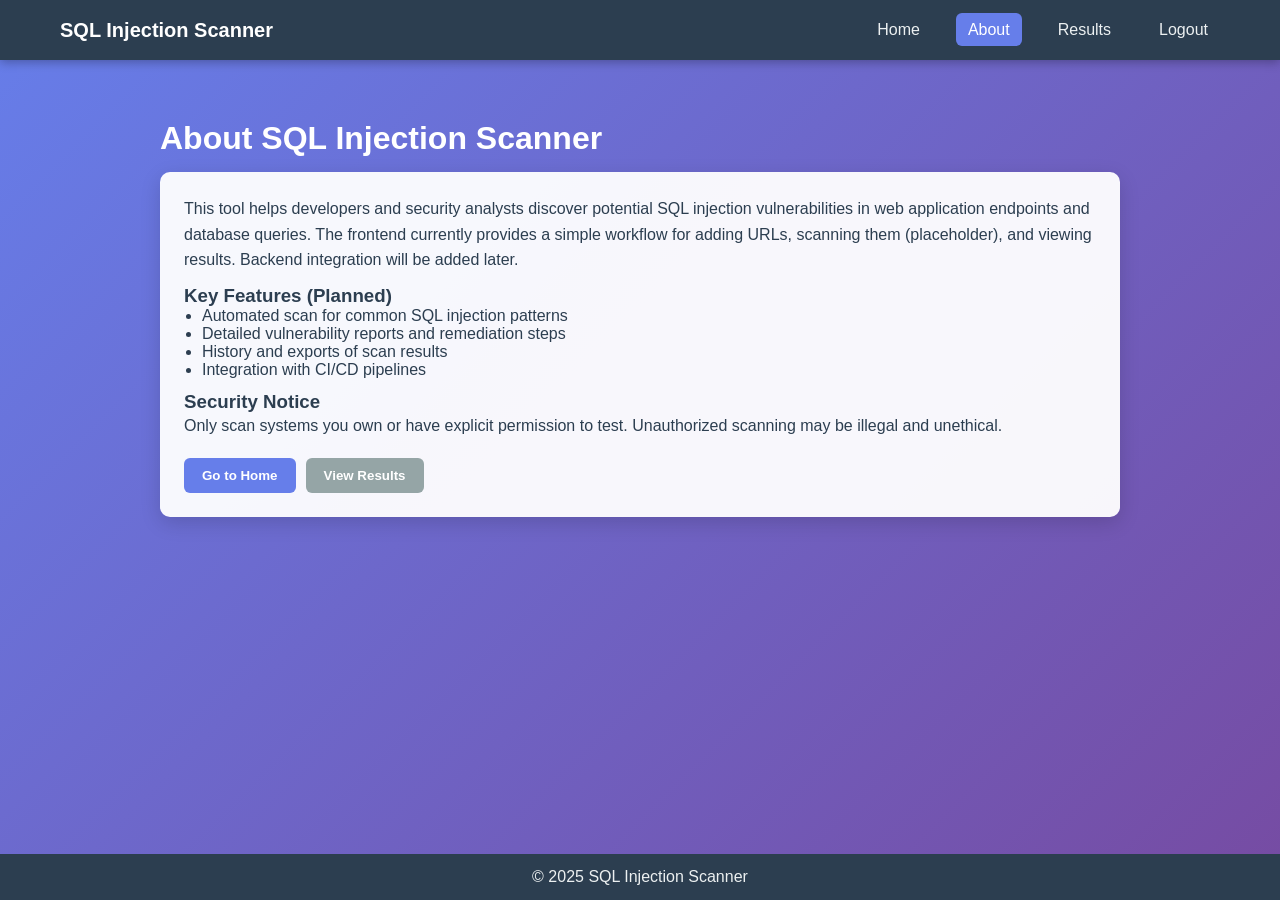
<file: SQL INJECTION SCANNER/frontend/about.html>
<!DOCTYPE html>
<html lang="en">
<head>
    <meta charset="UTF-8">
    <meta name="viewport" content="width=device-width, initial-scale=1.0">
    <title>SQL Injection Scanner - About</title>
    <link rel="stylesheet" href="about.css">
    
</head>
<body>
    <!-- Navigation Bar -->
    <nav class="navbar">
        <div class="nav-container">
            <h1 class="logo">SQL Injection Scanner</h1>
            <ul class="nav-links">
                <li><a href="home.html">Home</a></li>
                <li><a href="about.html" class="active">About</a></li>
                <li><a href="results.html">Results</a></li>
                <li><a href="#" onclick="logout()">Logout</a></li>
            </ul>
        </div>
    </nav>

    <div class="container">
        <h2>About SQL Injection Scanner</h2>
        <div class="content">
            <p>This tool helps developers and security analysts discover potential SQL injection vulnerabilities in web application endpoints and database queries. The frontend currently provides a simple workflow for adding URLs, scanning them (placeholder), and viewing results. Backend integration will be added later.</p>

            <h3>Key Features (Planned)</h3>
            <ul>
                <li>Automated scan for common SQL injection patterns</li>
                <li>Detailed vulnerability reports and remediation steps</li>
                <li>History and exports of scan results</li>
                <li>Integration with CI/CD pipelines</li>
            </ul>

            <h3>Security Notice</h3>
            <p>Only scan systems you own or have explicit permission to test. Unauthorized scanning may be illegal and unethical.</p>

            <div class="buttons">
                <button class="btn btn-primary" onclick="window.location.href='home.html'">Go to Home</button>
                <button class="btn btn-secondary" onclick="window.location.href='results.html'">View Results</button>
            </div>
        </div>
    </div>

    <footer class="footer">
        <p>&copy; 2025 SQL Injection Scanner</p>
    </footer>

    <script>
        function logout() {
            if (confirm('Logout?')) window.location.href = 'login.html';
        }
    </script>
</body>
</html>
</file>
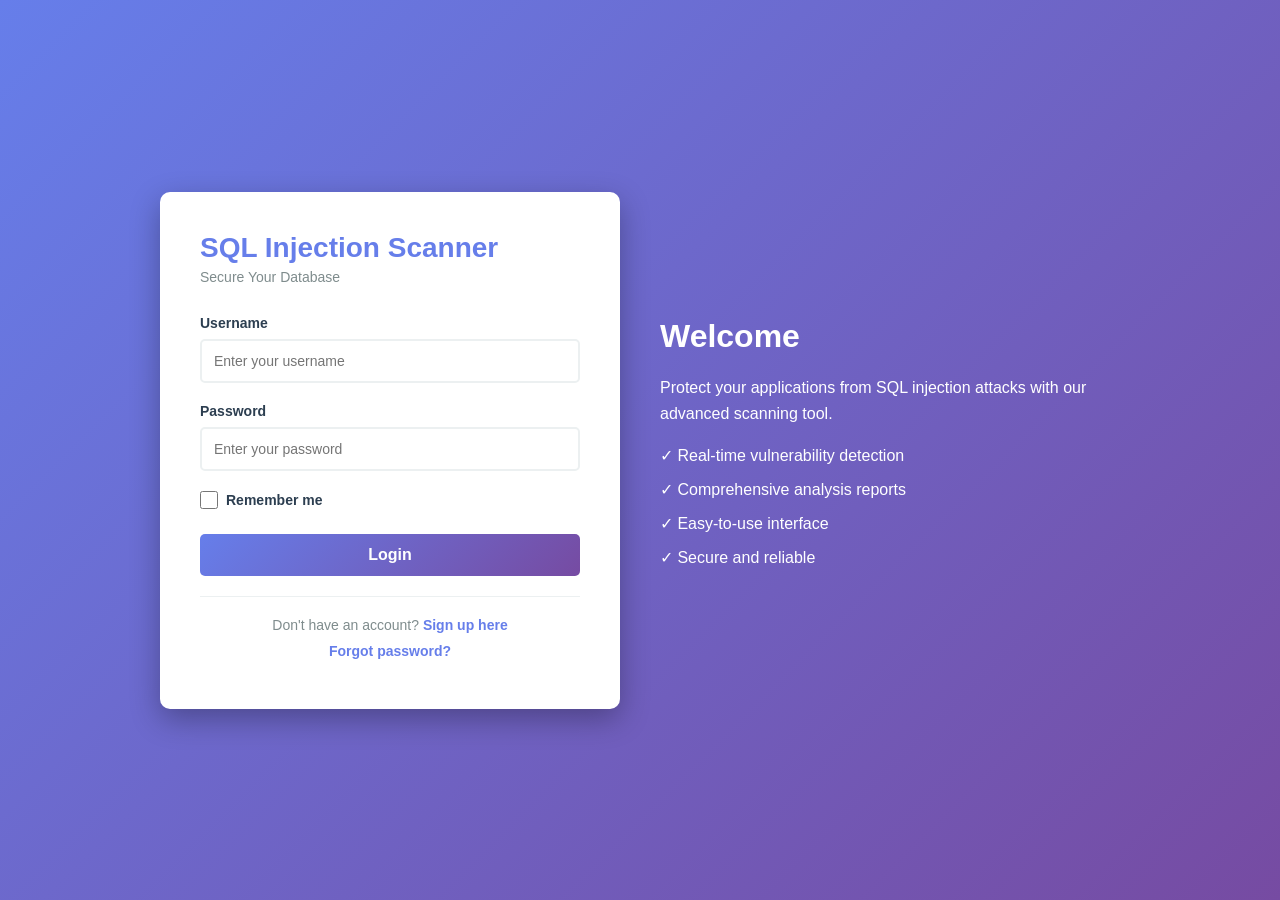
<file: SQL INJECTION SCANNER/frontend/home.html>
<!DOCTYPE html>
<html lang="en">
<head>
    <meta charset="UTF-8">
    <meta name="viewport" content="width=device-width, initial-scale=1.0">
    <title>SQL Injection Scanner - Home</title>
    <link rel="stylesheet" href="home.css">
</head>
<body>
    <!-- Navigation Bar -->
    <nav class="navbar">
        <div class="nav-container">
            <h1 class="logo">SQL Injection Scanner</h1>
            <ul class="nav-links">
                <li><a href="home.html" class="active">Home</a></li>
                <li><a href="about.html">About</a></li>
                <li><a href="results.html">Results</a></li>
                <li><a href="#" onclick="logout()">Logout</a></li>
            </ul>
        </div>
    </nav>

    <!-- Main Content -->
    <div class="container">
        <div class="welcome-section">
            <h2>Welcome to SQL Injection Scanner</h2>
            <p>Enter your database URLs and we'll scan them for SQL injection vulnerabilities</p>
        </div>

        <!-- URL Input Section -->
        <div class="scanner-section">
            <div class="input-box">
                <h3>Add URLs for Scanning</h3>
                
                <div class="form-group">
                    <label for="urlInput">Enter URL</label>
                    <input type="url" id="urlInput" placeholder="https://example.com" required>
                </div>

                <div class="button-group">
                    <button class="btn btn-primary" onclick="addURL()">Add URL</button>
                    <button class="btn btn-secondary" onclick="clearForm()">Clear</button>
                </div>
            </div>
        </div>

        <!-- URLs List Section -->
        <div class="urls-section">
            <h3>URLs to Scan</h3>
            <div id="urlsList" class="urls-list">
                <p class="empty-message">No URLs added yet. Add a URL above to get started.</p>
            </div>

            <div class="action-buttons">
                <button class="btn btn-scan" onclick="scanAllURLs()">Scan All URLs</button>
                <button class="btn btn-clear" onclick="clearAllURLs()">Clear All</button>
            </div>
        </div>

        <!-- Quick Stats -->
        <div class="stats-section">
            <div class="stat-card">
                <h4>URLs Added</h4>
                <p id="urlCount" class="stat-number">0</p>
            </div>
            <div class="stat-card">
                <h4>Total Scans</h4>
                <p class="stat-number">0</p>
            </div>
            <div class="stat-card">
                <h4>Issues Found</h4>
                <p class="stat-number">0</p>
            </div>
        </div>
    </div>

    <!-- Footer -->
    <footer class="footer">
        <p>&copy; 2025 SQL Injection Scanner. All rights reserved.</p>
    </footer>

    <script src="home.js"></script>
</body>
</html>
</file>
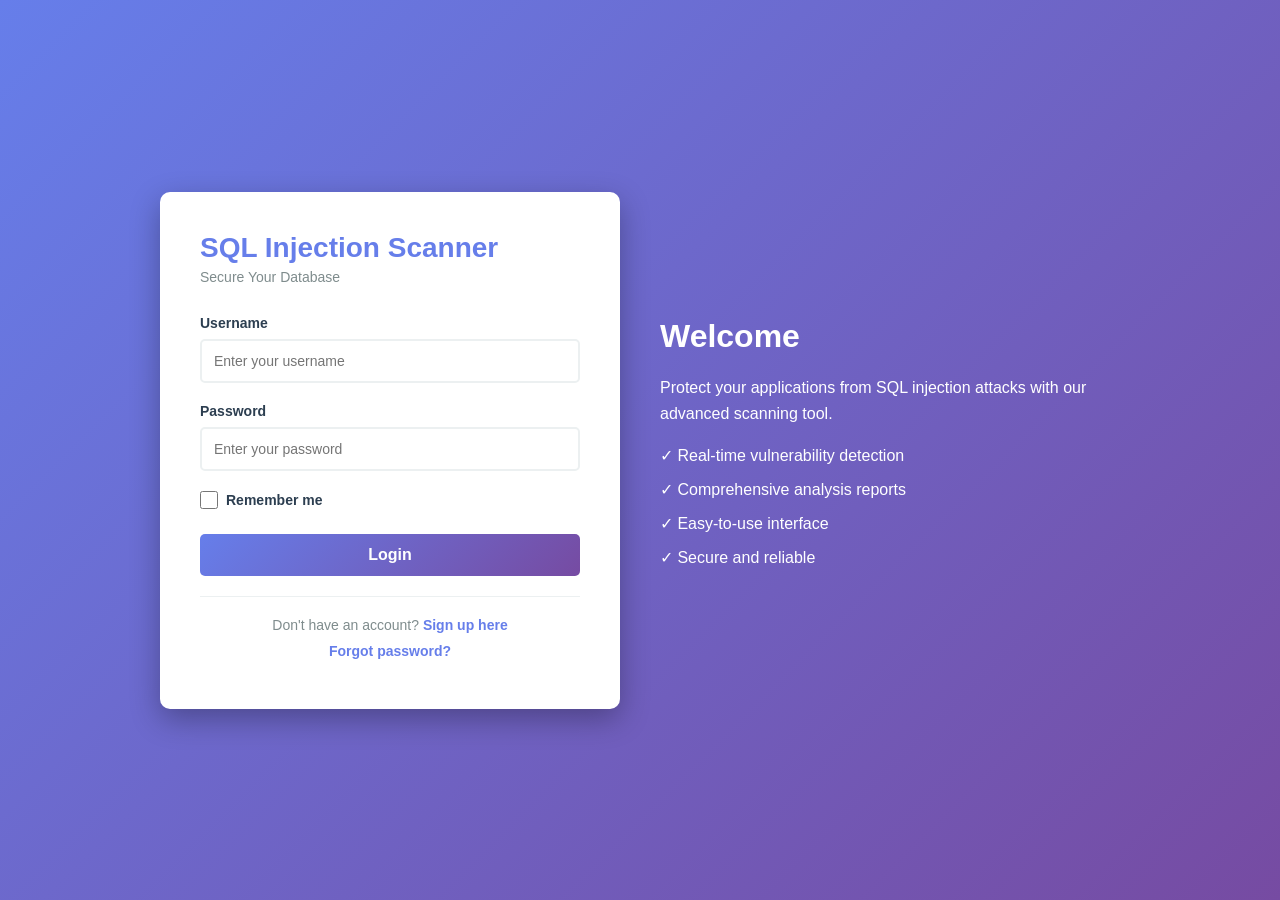
<file: SQL INJECTION SCANNER/frontend/login.html>
<!DOCTYPE html>
<html lang="en">
<head>
    <meta charset="UTF-8">
    <meta name="viewport" content="width=device-width, initial-scale=1.0">
    <title>SQL Injection Scanner - Login</title>
    <link rel="stylesheet" href="login.css">
</head>
<body>
    <div class="login-container">
        <div class="login-box">
            <h1>SQL Injection Scanner</h1>
            <p class="subtitle">Secure Your Database</p>
            
            <form id="loginForm" onsubmit="handleLogin(event)">
                <div class="form-group">
                    <label for="username">Username</label>
                    <input type="text" id="username" name="username" placeholder="Enter your username" required>
                </div>

                <div class="form-group">
                    <label for="password">Password</label>
                    <input type="password" id="password" name="password" placeholder="Enter your password" required>
                </div>

                <div class="form-group checkbox">
                    <input type="checkbox" id="remember" name="remember">
                    <label for="remember">Remember me</label>
                </div>

                <button type="submit" class="btn btn-login">Login</button>
            </form>

            <div class="login-footer">
                <p>Don't have an account? <a href="signup.html">Sign up here</a></p>
                <p><a href="#">Forgot password?</a></p>
            </div>
        </div>

        <div class="login-info">
            <h2>Welcome</h2>
            <p>Protect your applications from SQL injection attacks with our advanced scanning tool.</p>
            <ul>
                <li>✓ Real-time vulnerability detection</li>
                <li>✓ Comprehensive analysis reports</li>
                <li>✓ Easy-to-use interface</li>
                <li>✓ Secure and reliable</li>
            </ul>
        </div>
    </div>

    <script src="login.js"></script>
</body>
</html>
</file>
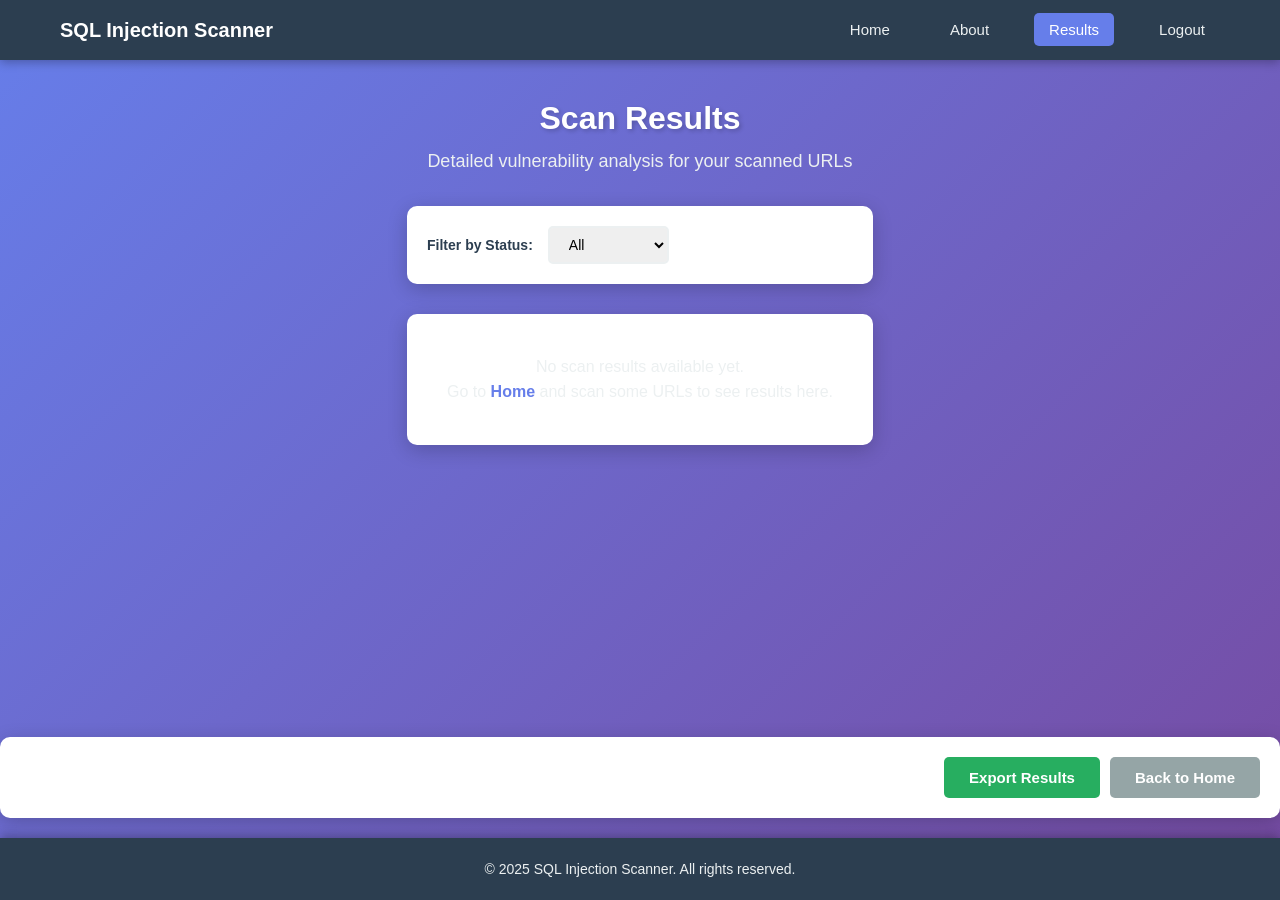
<file: SQL INJECTION SCANNER/frontend/results.html>
<!DOCTYPE html>
<html lang="en">
<head>
    <meta charset="UTF-8">
    <meta name="viewport" content="width=device-width, initial-scale=1.0">
    <title>SQL Injection Scanner - Results</title>
    <link rel="stylesheet" href="results.css">
</head>
<body>
    <!-- Navigation Bar -->
    <nav class="navbar">
        <div class="nav-container">
            <h1 class="logo">SQL Injection Scanner</h1>
            <ul class="nav-links">
                <li><a href="home.html">Home</a></li>
                <li><a href="about.html">About</a></li>
                <li><a href="results.html" class="active">Results</a></li>
                <li><a href="#" onclick="logout()">Logout</a></li>
            </ul>
        </div>
    </nav>

    <!-- Main Content -->
    <div class="container">
        <div class="results-header">
            <h2>Scan Results</h2>
            <p>Detailed vulnerability analysis for your scanned URLs</p>
        </div>

        <!-- Filters Section -->
        <div class="filters-section">
            <div class="filter-group">
                <label for="filterStatus">Filter by Status:</label>
                <select id="filterStatus" onchange="filterResults()">
                    <option value="">All</option>
                    <option value="vulnerable">Vulnerable</option>
                    <option value="safe">Safe</option>
                    <option value="warning">Warning</option>
                </select>
            </div>
        </div>

        <!-- Results Display -->
        <div id="resultsContainer" class="results-container">
            <div class="empty-state">
                <p>No scan results available yet.</p>
                <p>Go to <a href="home.html">Home</a> and scan some URLs to see results here.</p>
            </div>
        </div>

        <!-- Result Details Modal (Hidden by default) -->
        <div id="detailsModal" class="modal">
            <div class="modal-content">
                <span class="close" onclick="closeModal()">&times;</span>
                <h3>Vulnerability Details</h3>
                <div id="modalBody" class="modal-body">
                    <!-- Details will be populated here -->
                </div>
                <button class="btn btn-primary" onclick="closeModal()">Close</button>
            </div>
        </div>
    </div>

    <!-- Export Section -->
    <div class="export-section">
        <button class="btn btn-export" onclick="exportResults()">Export Results</button>
        <button class="btn btn-back" onclick="goHome()">Back to Home</button>
    </div>

    <!-- Footer -->
    <footer class="footer">
        <p>&copy; 2025 SQL Injection Scanner. All rights reserved.</p>
    </footer>

    <script src="results.js"></script>
</body>
</html>
</file>
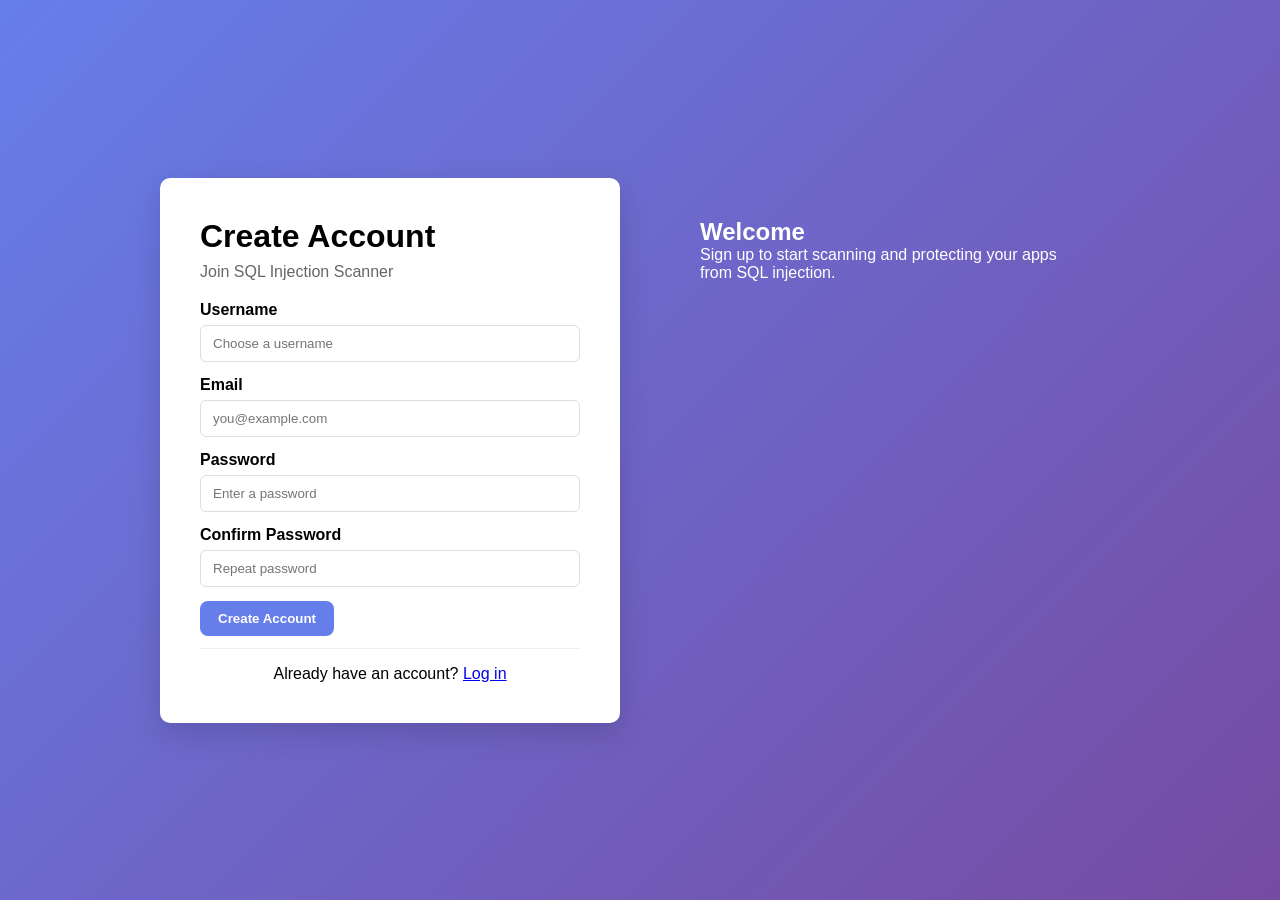
<file: SQL INJECTION SCANNER/frontend/signup.html>
<!DOCTYPE html>
<html lang="en">
<head>
    <meta charset="UTF-8">
    <meta name="viewport" content="width=device-width, initial-scale=1.0">
    <title>SQL Injection Scanner - Sign Up</title>
    <link rel="stylesheet" href="signup.css">
</head>
<body>
    <div class="login-container">
        <div class="login-box">
            <h1>Create Account</h1>
            <p class="subtitle">Join SQL Injection Scanner</p>

            <form id="signupForm" onsubmit="handleSignup(event)">
                <div class="form-group">
                    <label for="username">Username</label>
                    <input type="text" id="username" name="username" placeholder="Choose a username" required>
                </div>

                <div class="form-group">
                    <label for="email">Email</label>
                    <input type="email" id="email" name="email" placeholder="you@example.com" required>
                </div>

                <div class="form-group">
                    <label for="password">Password</label>
                    <input type="password" id="password" name="password" placeholder="Enter a password" required>
                </div>

                <div class="form-group">
                    <label for="confirmPassword">Confirm Password</label>
                    <input type="password" id="confirmPassword" name="confirmPassword" placeholder="Repeat password" required>
                </div>

                <button type="submit" class="btn btn-login">Create Account</button>
            </form>

            <div class="login-footer">
                <p>Already have an account? <a href="login.html">Log in</a></p>
            </div>
        </div>

        <div class="login-info">
            <h2>Welcome</h2>
            <p>Sign up to start scanning and protecting your apps from SQL injection.</p>
        </div>
    </div>

    <script src="signup.js"></script>
</body>
</html>
</file>
<file: SQL INJECTION SCANNER/frontend/about.css>
* {
    margin: 0;
    padding: 0;
    box-sizing: border-box;
}

body {
    font-family: 'Segoe UI', Tahoma, Geneva, Verdana, sans-serif;
    background: linear-gradient(135deg, #667eea 0%, #764ba2 100%);
    min-height: 100vh;
    display: flex;
    flex-direction: column;
}

.navbar { background-color: #2c3e50; padding: 0; box-shadow: 0 2px 10px rgba(0,0,0,0.3); }
.nav-container { max-width: 1200px; margin: 0 auto; padding: 0 20px; display:flex; justify-content: space-between; align-items:center; height:60px; }
.logo { color:#fff; font-size:20px; font-weight:bold; }
.nav-links { display:flex; list-style:none; gap:24px; }
.nav-links a { color:#ecf0f1; text-decoration:none; padding:8px 12px; border-radius:6px; }
.nav-links a.active, .nav-links a:hover { background:#667eea; color:#fff; }

.container { max-width: 1000px; margin: 40px auto; padding: 20px; color:#fff; }
.container h2 { font-size: 32px; margin-bottom: 15px; }
.content { background: rgba(255,255,255,0.95); color:#2c3e50; padding: 24px; border-radius:10px; box-shadow:0 6px 20px rgba(0,0,0,0.15); }
.content p { margin-bottom: 12px; line-height:1.6; }
.content ul { margin-left: 18px; margin-bottom: 12px; }
.buttons { margin-top: 20px; display:flex; gap:10px; }
.btn { padding:10px 18px; border:none; border-radius:6px; cursor:pointer; font-weight:600; }
.btn-primary { background:#667eea; color:#fff; }
.btn-secondary { background:#95a5a6; color:#fff; }

.footer { background:#2c3e50; color:#ecf0f1; text-align:center; padding:14px; margin-top:auto; }

@media (max-width:768px) { .nav-links { gap:10px; } .content{padding:16px;} .buttons{flex-direction:column;} }

/* Nav link pop-up hover effect */
.nav-links a {
    transition: transform 0.18s ease, box-shadow 0.18s ease, background-color 0.18s ease;
    transform-origin: center;
}

.nav-links a:hover,
.nav-links a:focus {
    transform: translateY(-4px) scale(1.03);
    box-shadow: 0 8px 20px rgba(0, 0, 0, 0.18);
}

.nav-links a.active {
    transform: translateY(-4px) scale(1.03);
}
</file>
<file: SQL INJECTION SCANNER/frontend/home.css>
* {
    margin: 0;
    padding: 0;
    box-sizing: border-box;
}

body {
    font-family: 'Segoe UI', Tahoma, Geneva, Verdana, sans-serif;
    background: linear-gradient(135deg, #667eea 0%, #764ba2 100%);
    min-height: 100vh;
    display: flex;
    flex-direction: column;
}

/* Navigation Bar */
.navbar {
    background-color: #2c3e50;
    padding: 0;
    box-shadow: 0 2px 10px rgba(0, 0, 0, 0.3);
    position: sticky;
    top: 0;
    z-index: 100;
}

.nav-container {
    max-width: 1200px;
    margin: 0 auto;
    padding: 0 20px;
    display: flex;
    justify-content: space-between;
    align-items: center;
    height: 60px;
}

.logo {
    color: #fff;
    font-size: 20px;
    font-weight: bold;
}

.nav-links {
    display: flex;
    list-style: none;
    gap: 30px;
}

.nav-links a {
    color: #ecf0f1;
    text-decoration: none;
    font-size: 15px;
    padding: 8px 15px;
    border-radius: 5px;
    transition: all 0.3s ease;
    cursor: pointer;
}

.nav-links a:hover {
    background-color: #667eea;
    color: #fff;
}

.nav-links a.active {
    background-color: #667eea;
    color: #fff;
}

/* Container */
.container {
    max-width: 1000px;
    margin: 0 auto;
    padding: 40px 20px;
    flex: 1;
}

h2 {
    color: #fff;
    font-size: 32px;
    margin-bottom: 10px;
    text-shadow: 2px 2px 4px rgba(0, 0, 0, 0.2);
}

h3 {
    color: #2c3e50;
    margin-bottom: 15px;
    font-size: 20px;
}

p {
    color: #ecf0f1;
    line-height: 1.6;
    font-size: 16px;
}

/* Welcome Section */
.welcome-section {
    text-align: center;
    margin-bottom: 40px;
}

.welcome-section p {
    margin-top: 10px;
    font-size: 18px;
}

/* Scanner Section */
.scanner-section {
    background: white;
    padding: 30px;
    border-radius: 10px;
    box-shadow: 0 5px 20px rgba(0, 0, 0, 0.2);
    margin-bottom: 30px;
}

.input-box h3 {
    margin-bottom: 20px;
}

.form-group {
    margin-bottom: 20px;
}

.form-group label {
    display: block;
    margin-bottom: 8px;
    color: #2c3e50;
    font-weight: 600;
    font-size: 14px;
}

.form-group input[type="url"],
.form-group textarea {
    width: 100%;
    padding: 12px;
    border: 2px solid #ecf0f1;
    border-radius: 5px;
    font-size: 14px;
    font-family: 'Segoe UI', Tahoma, Geneva, Verdana, sans-serif;
    transition: border-color 0.3s ease;
}

.form-group input[type="url"]:focus,
.form-group textarea:focus {
    outline: none;
    border-color: #667eea;
    box-shadow: 0 0 5px rgba(102, 126, 234, 0.3);
}

.form-group textarea {
    resize: vertical;
    min-height: 80px;
}

.button-group {
    display: flex;
    gap: 10px;
}

/* URLs Section */
.urls-section {
    background: white;
    padding: 30px;
    border-radius: 10px;
    box-shadow: 0 5px 20px rgba(0, 0, 0, 0.2);
    margin-bottom: 30px;
}

.urls-section h3 {
    margin-bottom: 20px;
}

.urls-list {
    margin-bottom: 20px;
}

.empty-message {
    color: #7f8c8d;
    text-align: center;
    padding: 30px;
}

.url-item {
    background: #f8f9fa;
    border: 1px solid #ecf0f1;
    border-radius: 5px;
    padding: 15px;
    margin-bottom: 10px;
    display: grid;
    grid-template-columns: 1fr auto auto;
    gap: 15px;
    align-items: center;
    transition: all 0.3s ease;
}

.url-item:hover {
    background: #f0f1f5;
    border-color: #667eea;
}

.url-info {
    flex: 1;
}

.url-item-title {
    color: #2c3e50;
    font-weight: 600;
    margin-bottom: 5px;
    word-break: break-all;
}

.url-item-description {
    color: #7f8c8d;
    font-size: 13px;
}

.url-actions {
    display: flex;
    gap: 10px;
    justify-content: flex-end;
    flex-wrap: wrap;
}

.btn-small {
    padding: 6px 12px;
    font-size: 13px;
    border: none;
    border-radius: 4px;
    cursor: pointer;
    transition: all 0.3s ease;
}

.btn-edit {
    background-color: #3498db;
    color: white;
}

.btn-edit:hover {
    background-color: #2980b9;
}

.btn-delete {
    background-color: #e74c3c;
    color: white;
}

.btn-delete:hover {
    background-color: #c0392b;
}

.btn-scan-single {
    background-color: #27ae60;
    color: #fff;
}

.btn-scan-single:hover {
    background-color: #229954;
}

.btn-small:disabled,
.btn:disabled {
    opacity: 0.7;
    cursor: not-allowed;
    box-shadow: none;
}

.url-status {
    display: flex;
    justify-content: center;
}

.status-badge {
    padding: 6px 14px;
    border-radius: 20px;
    font-size: 12px;
    font-weight: 600;
    text-transform: uppercase;
    letter-spacing: 0.5px;
}

.status-pending {
    background-color: #f0f1f5;
    color: #7f8c8d;
}

.status-scanning {
    background-color: #fdebd0;
    color: #d68910;
}

.status-safe {
    background-color: #d5f4e6;
    color: #27ae60;
}

.status-warning {
    background-color: #fdebd0;
    color: #d68910;
}

.status-vulnerable {
    background-color: #fadbd8;
    color: #c0392b;
}

.status-error {
    background-color: #f8d7da;
    color: #a94442;
}

.action-buttons {
    display: flex;
    gap: 10px;
    justify-content: flex-end;
    border-top: 1px solid #ecf0f1;
    padding-top: 20px;
    margin-top: 20px;
}

/* Stats Section */
.stats-section {
    display: grid;
    grid-template-columns: repeat(3, 1fr);
    gap: 20px;
}

.stat-card {
    background: white;
    padding: 25px;
    border-radius: 10px;
    box-shadow: 0 5px 20px rgba(0, 0, 0, 0.2);
    text-align: center;
}

.stat-card h4 {
    color: #2c3e50;
    margin-bottom: 15px;
    font-size: 16px;
}

.stat-number {
    color: #667eea;
    font-size: 32px;
    font-weight: bold;
}

/* Buttons */
.btn {
    padding: 12px 25px;
    font-size: 15px;
    border: none;
    border-radius: 5px;
    cursor: pointer;
    transition: all 0.3s ease;
    font-weight: 600;
}

.btn-primary {
    background-color: #667eea;
    color: white;
}

.btn-primary:hover {
    background-color: #5568d3;
    transform: translateY(-2px);
    box-shadow: 0 5px 15px rgba(102, 126, 234, 0.4);
}

.btn-secondary {
    background-color: #95a5a6;
    color: white;
}

.btn-secondary:hover {
    background-color: #7f8c8d;
}

.btn-scan {
    background-color: #27ae60;
    color: white;
}

.btn-scan:hover {
    background-color: #229954;
}

.btn-clear {
    background-color: #e74c3c;
    color: white;
}

.btn-clear:hover {
    background-color: #c0392b;
}

/* Footer */
.footer {
    background-color: #2c3e50;
    color: #ecf0f1;
    text-align: center;
    padding: 20px;
    margin-top: auto;
    box-shadow: 0 -2px 10px rgba(0, 0, 0, 0.3);
}

.footer p {
    margin: 0;
    font-size: 14px;
    color: #ecf0f1;
}

/* Responsive Design */
@media (max-width: 768px) {
    .nav-links {
        gap: 15px;
    }

    .nav-links a {
        font-size: 13px;
        padding: 6px 10px;
    }

    .container {
        padding: 20px 15px;
    }

    h2 {
        font-size: 24px;
    }

    h3 {
        font-size: 18px;
    }

    .button-group {
        flex-direction: column;
    }

    .button-group .btn {
        width: 100%;
    }

    .action-buttons {
        flex-direction: column;
    }

    .action-buttons .btn {
        width: 100%;
    }

    .stats-section {
        grid-template-columns: 1fr;
    }

    .url-item {
        grid-template-columns: 1fr;
    }

    .url-actions {
        width: 100%;
        margin-top: 10px;
    }

    .url-actions .btn-small {
        flex: 1;
    }
}

/* Nav link pop-up hover effect */
.nav-links a {
    transition: transform 0.18s ease, box-shadow 0.18s ease, background-color 0.18s ease;
    transform-origin: center;
}

.nav-links a:hover,
.nav-links a:focus {
    transform: translateY(-4px) scale(1.03);
    box-shadow: 0 8px 20px rgba(0, 0, 0, 0.18);
}

.nav-links a.active {
    transform: translateY(-4px) scale(1.03);
}
</file>
<file: SQL INJECTION SCANNER/frontend/login.css>
* {
    margin: 0;
    padding: 0;
    box-sizing: border-box;
}

body {
    font-family: 'Segoe UI', Tahoma, Geneva, Verdana, sans-serif;
    background: linear-gradient(135deg, #667eea 0%, #764ba2 100%);
    min-height: 100vh;
    display: flex;
    align-items: center;
    justify-content: center;
}

.login-container {
    display: grid;
    grid-template-columns: 1fr 1fr;
    gap: 40px;
    max-width: 1000px;
    width: 100%;
    padding: 20px;
}

.login-box {
    background: white;
    padding: 40px;
    border-radius: 10px;
    box-shadow: 0 10px 30px rgba(0, 0, 0, 0.3);
}

.login-box h1 {
    color: #667eea;
    margin-bottom: 5px;
    font-size: 28px;
}

.subtitle {
    color: #7f8c8d;
    margin-bottom: 30px;
    font-size: 14px;
}

.form-group {
    margin-bottom: 20px;
}

.form-group label {
    display: block;
    margin-bottom: 8px;
    color: #2c3e50;
    font-weight: 600;
    font-size: 14px;
}

.form-group input[type="text"],
.form-group input[type="password"] {
    width: 100%;
    padding: 12px;
    border: 2px solid #ecf0f1;
    border-radius: 5px;
    font-size: 14px;
    transition: border-color 0.3s ease;
}

.form-group input[type="text"]:focus,
.form-group input[type="password"]:focus {
    outline: none;
    border-color: #667eea;
}

.form-group.checkbox {
    display: flex;
    align-items: center;
    margin-bottom: 25px;
}

.form-group.checkbox input[type="checkbox"] {
    width: 18px;
    height: 18px;
    margin-right: 8px;
    cursor: pointer;
}

.form-group.checkbox label {
    margin: 0;
    cursor: pointer;
    display: inline;
}

.btn-login {
    width: 100%;
    padding: 12px;
    background: linear-gradient(135deg, #667eea 0%, #764ba2 100%);
    color: white;
    border: none;
    border-radius: 5px;
    font-size: 16px;
    font-weight: bold;
    cursor: pointer;
    transition: all 0.3s ease;
    margin-bottom: 20px;
}

.btn-login:hover {
    transform: translateY(-2px);
    box-shadow: 0 5px 20px rgba(102, 126, 234, 0.4);
}

.btn-login:active {
    transform: translateY(0);
}

.login-footer {
    text-align: center;
    border-top: 1px solid #ecf0f1;
    padding-top: 20px;
}

.login-footer p {
    color: #7f8c8d;
    font-size: 14px;
    margin-bottom: 10px;
}

.login-footer a {
    color: #667eea;
    text-decoration: none;
    font-weight: 600;
    transition: color 0.3s ease;
}

.login-footer a:hover {
    color: #764ba2;
    text-decoration: underline;
}

.login-info {
    color: white;
    display: flex;
    flex-direction: column;
    justify-content: center;
}

.login-info h2 {
    font-size: 32px;
    margin-bottom: 20px;
}

.login-info p {
    margin-bottom: 20px;
    font-size: 16px;
    line-height: 1.6;
}

.login-info ul {
    list-style: none;
}

.login-info ul li {
    margin-bottom: 15px;
    font-size: 16px;
    display: flex;
    align-items: center;
}

/* Responsive Design */
@media (max-width: 768px) {
    .login-container {
        grid-template-columns: 1fr;
        gap: 30px;
    }

    .login-info {
        text-align: center;
    }

    .login-box {
        padding: 30px;
    }

    .login-box h1 {
        font-size: 24px;
    }

    .login-info h2 {
        font-size: 24px;
    }
}

/* Nav link pop-up hover effect (if used in login header) */
.nav-links a {
    transition: transform 0.18s ease, box-shadow 0.18s ease, background-color 0.18s ease;
    transform-origin: center;
}

.nav-links a:hover,
.nav-links a:focus {
    transform: translateY(-4px) scale(1.03);
    box-shadow: 0 8px 20px rgba(0, 0, 0, 0.18);
}

.nav-links a.active {
    transform: translateY(-4px) scale(1.03);
}
</file>
<file: SQL INJECTION SCANNER/frontend/results.css>
* {
    margin: 0;
    padding: 0;
    box-sizing: border-box;
}

body {
    font-family: 'Segoe UI', Tahoma, Geneva, Verdana, sans-serif;
    background: linear-gradient(135deg, #667eea 0%, #764ba2 100%);
    min-height: 100vh;
    display: flex;
    flex-direction: column;
}

/* Navigation Bar */
.navbar {
    background-color: #2c3e50;
    padding: 0;
    box-shadow: 0 2px 10px rgba(0, 0, 0, 0.3);
    position: sticky;
    top: 0;
    z-index: 100;
}

.nav-container {
    max-width: 1200px;
    margin: 0 auto;
    padding: 0 20px;
    display: flex;
    justify-content: space-between;
    align-items: center;
    height: 60px;
}

.logo {
    color: #fff;
    font-size: 20px;
    font-weight: bold;
}

.nav-links {
    display: flex;
    list-style: none;
    gap: 30px;
}

.nav-links a {
    color: #ecf0f1;
    text-decoration: none;
    font-size: 15px;
    padding: 8px 15px;
    border-radius: 5px;
    transition: all 0.3s ease;
    cursor: pointer;
}

.nav-links a:hover {
    background-color: #667eea;
    color: #fff;
}

.nav-links a.active {
    background-color: #667eea;
    color: #fff;
}

/* Container */
.container {
    max-width: 1200px;
    margin: 0 auto;
    padding: 40px 20px;
    flex: 1;
}

h2 {
    color: #fff;
    font-size: 32px;
    margin-bottom: 10px;
    text-shadow: 2px 2px 4px rgba(0, 0, 0, 0.2);
}

h3 {
    color: #2c3e50;
    margin-bottom: 15px;
    font-size: 20px;
}

p {
    color: #ecf0f1;
    line-height: 1.6;
    font-size: 16px;
}

/* Results Header */
.results-header {
    text-align: center;
    margin-bottom: 30px;
}

.results-header p {
    margin-top: 10px;
    font-size: 18px;
}

/* Filters Section */
.filters-section {
    background: white;
    padding: 20px;
    border-radius: 10px;
    box-shadow: 0 5px 20px rgba(0, 0, 0, 0.2);
    margin-bottom: 30px;
}

.filter-group {
    display: flex;
    align-items: center;
    gap: 15px;
}

.filter-group label {
    color: #2c3e50;
    font-weight: 600;
    font-size: 14px;
}

.filter-group select {
    padding: 8px 15px;
    border: 2px solid #ecf0f1;
    border-radius: 5px;
    font-size: 14px;
    cursor: pointer;
    transition: border-color 0.3s ease;
}

.filter-group select:focus {
    outline: none;
    border-color: #667eea;
}

/* Results Container */
.results-container {
    margin-bottom: 30px;
}

.empty-state {
    background: white;
    padding: 40px;
    border-radius: 10px;
    text-align: center;
    box-shadow: 0 5px 20px rgba(0, 0, 0, 0.2);
    color: #7f8c8d;
}

.empty-state a {
    color: #667eea;
    text-decoration: none;
    font-weight: 600;
}

.empty-state a:hover {
    text-decoration: underline;
}

/* Result Item */
.result-item {
    background: white;
    padding: 20px;
    border-radius: 10px;
    margin-bottom: 15px;
    box-shadow: 0 5px 20px rgba(0, 0, 0, 0.2);
    border-left: 5px solid;
    transition: all 0.3s ease;
}

.result-item:hover {
    transform: translateY(-2px);
    box-shadow: 0 8px 25px rgba(0, 0, 0, 0.3);
}

.result-item.vulnerable {
    border-left-color: #e74c3c;
}

.result-item.safe {
    border-left-color: #27ae60;
}

.result-item.warning {
    border-left-color: #f39c12;
}

.result-header {
    display: flex;
    justify-content: space-between;
    align-items: center;
    margin-bottom: 10px;
}

.result-url {
    color: #2c3e50;
    font-weight: 600;
    word-break: break-all;
    flex: 1;
}

.result-status {
    padding: 6px 12px;
    border-radius: 20px;
    font-size: 12px;
    font-weight: bold;
    text-transform: uppercase;
}

.status-vulnerable {
    background-color: #fadbd8;
    color: #c0392b;
}

.status-safe {
    background-color: #d5f4e6;
    color: #27ae60;
}

.status-warning {
    background-color: #fdebd0;
    color: #d68910;
}

.result-info {
    display: grid;
    grid-template-columns: repeat(2, 1fr);
    gap: 15px;
    margin: 15px 0;
    padding: 15px 0;
    border-top: 1px solid #ecf0f1;
    border-bottom: 1px solid #ecf0f1;
}

.info-item {
    font-size: 13px;
}

.info-label {
    color: #7f8c8d;
    font-weight: 600;
    margin-bottom: 3px;
}

.info-value {
    color: #2c3e50;
}

.result-description {
    color: #34495e;
    font-size: 14px;
    line-height: 1.6;
    margin-bottom: 15px;
}

.result-actions {
    display: flex;
    gap: 10px;
}

.btn-small {
    padding: 8px 15px;
    font-size: 13px;
    border: none;
    border-radius: 4px;
    cursor: pointer;
    transition: all 0.3s ease;
    font-weight: 600;
}

.btn-view {
    background-color: #3498db;
    color: white;
}

.btn-view:hover {
    background-color: #2980b9;
}

.btn-download {
    background-color: #27ae60;
    color: white;
}

.btn-download:hover {
    background-color: #229954;
}

/* Modal */
.modal {
    display: none;
    position: fixed;
    z-index: 1000;
    left: 0;
    top: 0;
    width: 100%;
    height: 100%;
    background-color: rgba(0, 0, 0, 0.5);
    animation: fadeIn 0.3s ease;
}

.modal.show {
    display: flex;
    align-items: center;
    justify-content: center;
}

@keyframes fadeIn {
    from {
        opacity: 0;
    }
    to {
        opacity: 1;
    }
}

.modal-content {
    background-color: white;
    padding: 30px;
    border-radius: 10px;
    max-width: 600px;
    max-height: 80vh;
    overflow-y: auto;
    position: relative;
}

.close {
    color: #7f8c8d;
    position: absolute;
    right: 15px;
    top: 10px;
    font-size: 28px;
    font-weight: bold;
    cursor: pointer;
    transition: color 0.3s ease;
}

.close:hover {
    color: #2c3e50;
}

.modal-content h3 {
    color: #2c3e50;
    margin-bottom: 20px;
}

.modal-body {
    color: #34495e;
    line-height: 1.8;
    margin-bottom: 20px;
}

.modal-body h4 {
    color: #2c3e50;
    margin-top: 15px;
    margin-bottom: 10px;
    font-size: 15px;
}

.modal-body ul {
    list-style: none;
    margin-left: 0;
}

.modal-body ul li {
    padding: 5px 0;
    padding-left: 20px;
    position: relative;
}

.modal-body ul li:before {
    content: "▸";
    position: absolute;
    left: 0;
    color: #667eea;
}

/* Export Section */
.export-section {
    background: white;
    padding: 20px;
    border-radius: 10px;
    box-shadow: 0 5px 20px rgba(0, 0, 0, 0.2);
    display: flex;
    gap: 10px;
    justify-content: flex-end;
    margin-bottom: 20px;
}

/* Buttons */
.btn {
    padding: 12px 25px;
    font-size: 15px;
    border: none;
    border-radius: 5px;
    cursor: pointer;
    transition: all 0.3s ease;
    font-weight: 600;
}

.btn-export {
    background-color: #27ae60;
    color: white;
}

.btn-export:hover {
    background-color: #229954;
    transform: translateY(-2px);
}

.btn-back {
    background-color: #95a5a6;
    color: white;
}

.btn-back:hover {
    background-color: #7f8c8d;
    transform: translateY(-2px);
}

.btn-primary {
    background-color: #667eea;
    color: white;
}

.btn-primary:hover {
    background-color: #5568d3;
}

/* Footer */
.footer {
    background-color: #2c3e50;
    color: #ecf0f1;
    text-align: center;
    padding: 20px;
    margin-top: auto;
    box-shadow: 0 -2px 10px rgba(0, 0, 0, 0.3);
}

.footer p {
    margin: 0;
    font-size: 14px;
    color: #ecf0f1;
}

/* Responsive Design */
@media (max-width: 768px) {
    .nav-links {
        gap: 15px;
    }

    .nav-links a {
        font-size: 13px;
        padding: 6px 10px;
    }

    .container {
        padding: 20px 15px;
    }

    h2 {
        font-size: 24px;
    }

    .result-info {
        grid-template-columns: 1fr;
    }

    .result-header {
        flex-direction: column;
        align-items: flex-start;
    }

    .result-status {
        margin-top: 10px;
    }

    .result-actions {
        flex-direction: column;
    }

    .btn-small {
        width: 100%;
    }

    .export-section {
        flex-direction: column;
    }

    .btn {
        width: 100%;
    }

    .modal-content {
        margin: 20px;
        max-width: none;
    }
}

/* Nav link pop-up hover effect */
.nav-links a {
    transition: transform 0.18s ease, box-shadow 0.18s ease, background-color 0.18s ease;
    transform-origin: center;
}

.nav-links a:hover,
.nav-links a:focus {
    transform: translateY(-4px) scale(1.03);
    box-shadow: 0 8px 20px rgba(0, 0, 0, 0.18);
}

.nav-links a.active {
    transform: translateY(-4px) scale(1.03);
}
</file>
<file: SQL INJECTION SCANNER/frontend/signup.css>
/* Basic styles copied from login layout for consistency */
@import url('https://fonts.googleapis.com/css2?family=Inter:wght@300;400;600;700&display=swap');

* { box-sizing: border-box; margin: 0; padding: 0; }
body {
  font-family: 'Segoe UI', Tahoma, Geneva, Verdana, sans-serif;
  background: linear-gradient(135deg, #667eea 0%, #764ba2 100%);
  min-height: 100vh;
  display: flex;
  align-items: center;
  justify-content: center;
}
.login-container { display: grid; grid-template-columns: 1fr 1fr; gap: 40px; max-width: 1000px; width: 100%; padding: 20px; }
.login-box { background: white; padding: 40px; border-radius: 10px; box-shadow: 0 10px 30px rgba(0,0,0,0.15); }
.login-box h1 { margin-bottom: 8px; }
.login-box .subtitle { color: #666; margin-bottom: 20px; }
.form-group { margin-bottom: 14px; }
label { display:block; margin-bottom:6px; font-weight:600; }
input[type="text"], input[type="email"], input[type="password"] { width:100%; padding:10px 12px; border-radius:6px; border:1px solid #ddd; }
.btn { display:inline-block; padding:10px 18px; border-radius:8px; border:none; cursor:pointer; background:#667eea; color:white; font-weight:600; }
.login-footer { text-align:center; margin-top:12px; border-top:1px solid #f0f0f0; padding-top:16px; }
.login-info { color: white; padding: 40px; }
</file>
